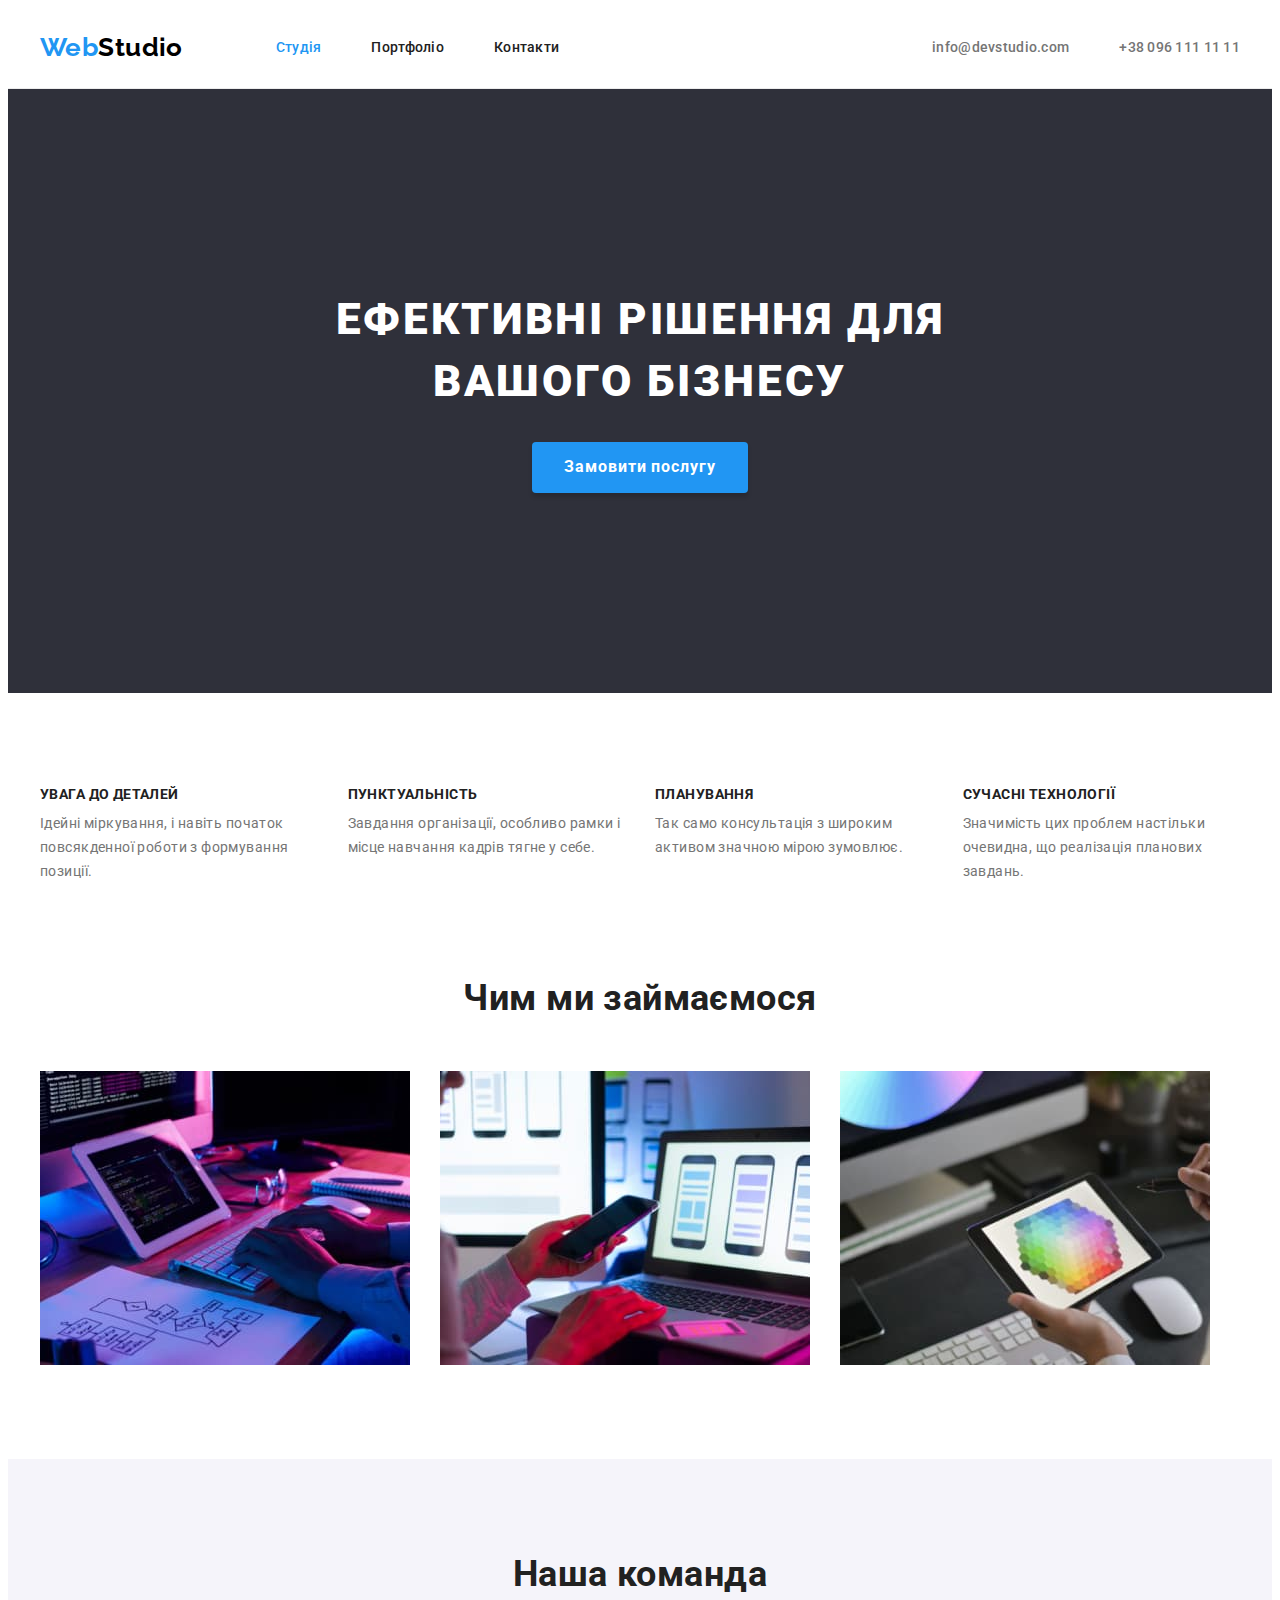
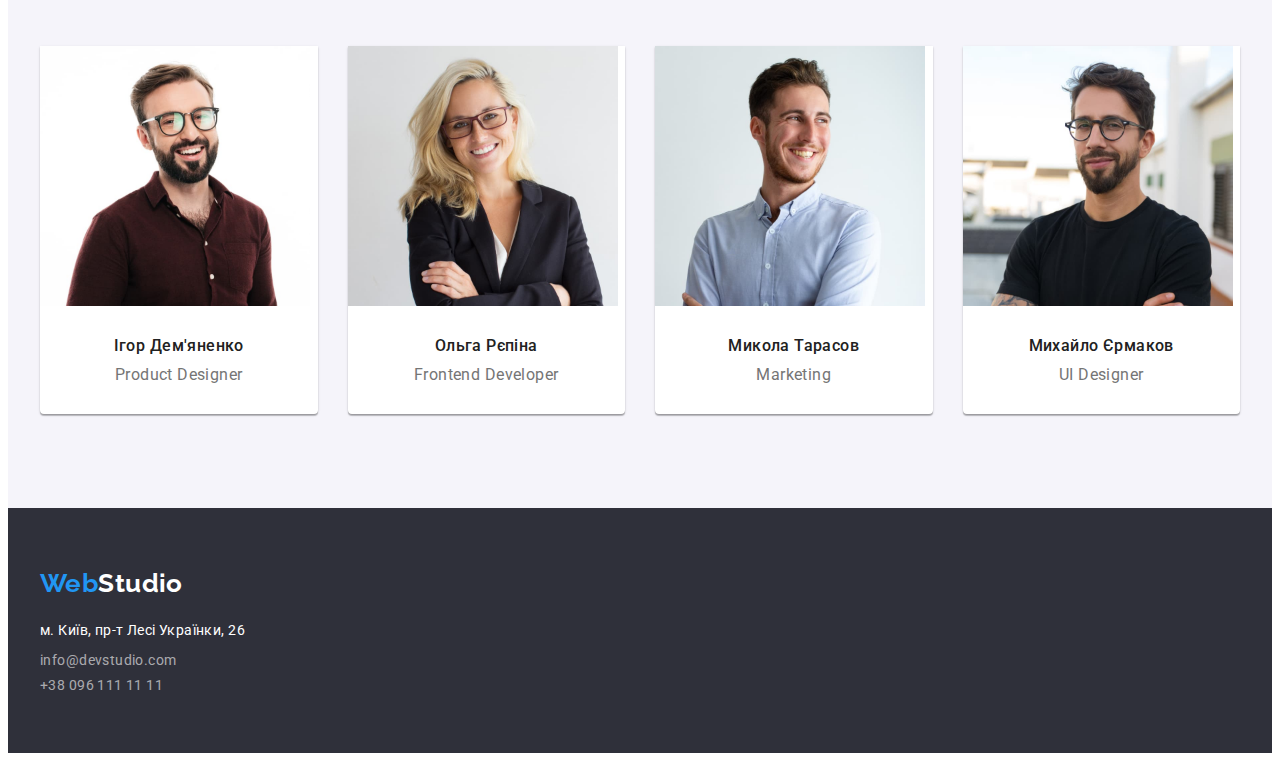
<file: index.html>
<!DOCTYPE html>
<html lang="uk">

<head>
	<meta charset="UTF-8" />
	<meta http-equiv="X-UA-Compatible" content="IE=edge" />
	<meta name="viewport" content="width=device-width, initial-scale=1.0" />
	<title>Студія</title>
	<link rel="preconnect" href="https://fonts.googleapis.com" />
	<link rel="preconnect" href="https://fonts.gstatic.com" crossorigin />
	<link href="https://fonts.googleapis.com/css2?family=Raleway:wght@700&family=Roboto:wght@400;500;700;900&display=swap"
		rel="stylesheet" />
	<link rel="stylesheet" href="https://cdnjs.cloudflare.com/ajax/libs/modern-normalize/1.1.0/modern-normalize.min.css"
		integrity="sha512-wpPYUAdjBVSE4KJnH1VR1HeZfpl1ub8YT/NKx4PuQ5NmX2tKuGu6U/JRp5y+Y8XG2tV+wKQpNHVUX03MfMFn9Q=="
		crossorigin="anonymous" referrerpolicy="no-referrer" />
	<link rel="stylesheet" href="./css/styles.css" />
</head>

<body>
	<header class="header">
		<div class="container nav">
			<a class="logo" href="./index.html">Web<span class="logo-style">Studio</span></a>
			<nav class="header-nav">
				<ul class="site-nav list">
					<li class="site-nav item"><a class="link current" href="./index.html">Студія</a></li>
					<li class="site-nav item"><a class="link" href="./portfolio.html">Портфоліо</a></li>
					<li class="site-nav item"><a class="link" href="#">Контакти</a></li>
				</ul>
			</nav>

			<ul class="contacts-nav list">
				<li class="contacts-nav item">
					<a class="link" href="mailto:info@devstudio.com">info@devstudio.com</a>
				</li>
				<li class="contacts-nav item">
					<a class="link" href="tel:+380961111111">+38 096 111 11 11</a>
				</li>
			</ul>
		</div>
	</header>

	<main>
		<section class="hero section">
			<div class="container">
				<h1 class="hero-title">Ефективні рішення для вашого бізнесу</h1>
				<button class="hero-btn" type="button">Замовити послугу</button>
			</div>
		</section>

		<section class="features section">
			<div class="features container">
				<h2 class="features-title visually-hidden">Особливості</h2>
				<ul class="features-list list">
					<li class="features-item">
						<h3 class="features-subtitle">Увага до деталей</h3>
						<p class="features-descr">
							Ідейні міркування, i навіть початок повсякденної роботи з формування позиції.
						</p>
					</li>

					<li class="features-item">
						<h3 class="features-subtitle">Пунктуальність</h3>
						<p class="features-descr">
							Завдання організації, особливо рамки i місце навчання кадрів тягне у себе.
						</p>
					</li>

					<li class="features-item">
						<h3 class="features-subtitle">Планування</h3>
						<p class="features-descr">
							Так само консультація з широким активом значною мірою зумовлює.
						</p>
					</li>

					<li class="features-item">
						<h3 class="features-subtitle">Сучасні технології</h3>
						<p class="features-descr">
							Значимість цих проблем настільки очевидна, що реалізація планових завдань.
						</p>
					</li>
				</ul>
			</div>
		</section>

		<section class="works section">
			<div class="container">
				<h2 class="works-title">Чим ми займаємося</h2>
				<ul class="works-list list">
					<li class="works-item">
						<img src="./images/img2.jpg" alt="кодування" width="370" height="294" />
					</li>

					<li class="works-item">
						<img src="./images/img1.jpg" alt="розмітка" width="370" height="294" />
					</li>

					<li class="works-item">
						<img src="./images/img.jpg" alt="дизайн" width="370" height="294" />
					</li>
				</ul>
			</div>
		</section>

		<section class="team section">
			<div class="container">
				<h2 class="team-title">Наша команда</h2>
				<ul class="team-list list">
					<li class="team-item">
						<img src="./images/demyanenko.jpg" alt="Ігор Дем'яненко" width="270" height="260" />
						<div class="member-content">
							<h3 class="team-subtitle">Ігор Дем'яненко</h3>
							<p class="team-descr" lang="en">Product Designer</p>
						</div>
					</li>

					<li class="team-item">
						<img src="./images/ryepina.jpg" alt="Ольга Рєпіна" width="270" height="260" />
						<div class="member-content">
							<h3 class="team-subtitle">Ольга Рєпіна</h3>
							<p class="team-descr" lang="en">Frontend Developer</p>
						</div>
					</li>

					<li class="team-item">
						<img src="./images/tarasov.jpg" alt="Микола Тарасов" width="270" height="260" />
						<div class="member-content">
							<h3 class="team-subtitle">Микола Тарасов</h3>
							<p class="team-descr" lang="en">Marketing</p>
						</div>
					</li>

					<li class="team-item">
						<img src="./images/yermakov.jpg" alt="Михайло Єрмаков" width="270" height="260" />
						<div class="member-content">
							<h3 class="team-subtitle">Михайло Єрмаков</h3>
							<p class="team-descr" lang="en">UI Designer</p>
						</div>
					</li>
				</ul>
			</div>
		</section>
	</main>

	<footer class="footer">
		<div class="container">
			<a class="logo" href="./index.html">Web<span class="logo-style">Studio</span></a>

			<address class="address">
				<ul class="address-list list">
					<li class="address-item">
						<a class="map link" href="https://goo.gl/maps/QPhrkgnxsr3q7sDc9" target="_blank"
							rel="noopener noreferrer nofollow">м. Київ, пр-т Лесі Українки, 26</a>
					</li>
					<li class="address-item">
						<a class="link" href="mailto:info@devstudio.com">info@devstudio.com</a>
					</li>
					<li class="address-item">
						<a class="link" href="tel:+380961111111">+38 096 111 11 11</a>
					</li>
				</ul>
			</address>
		</div>
	</footer>
</body>

</html>
</file>
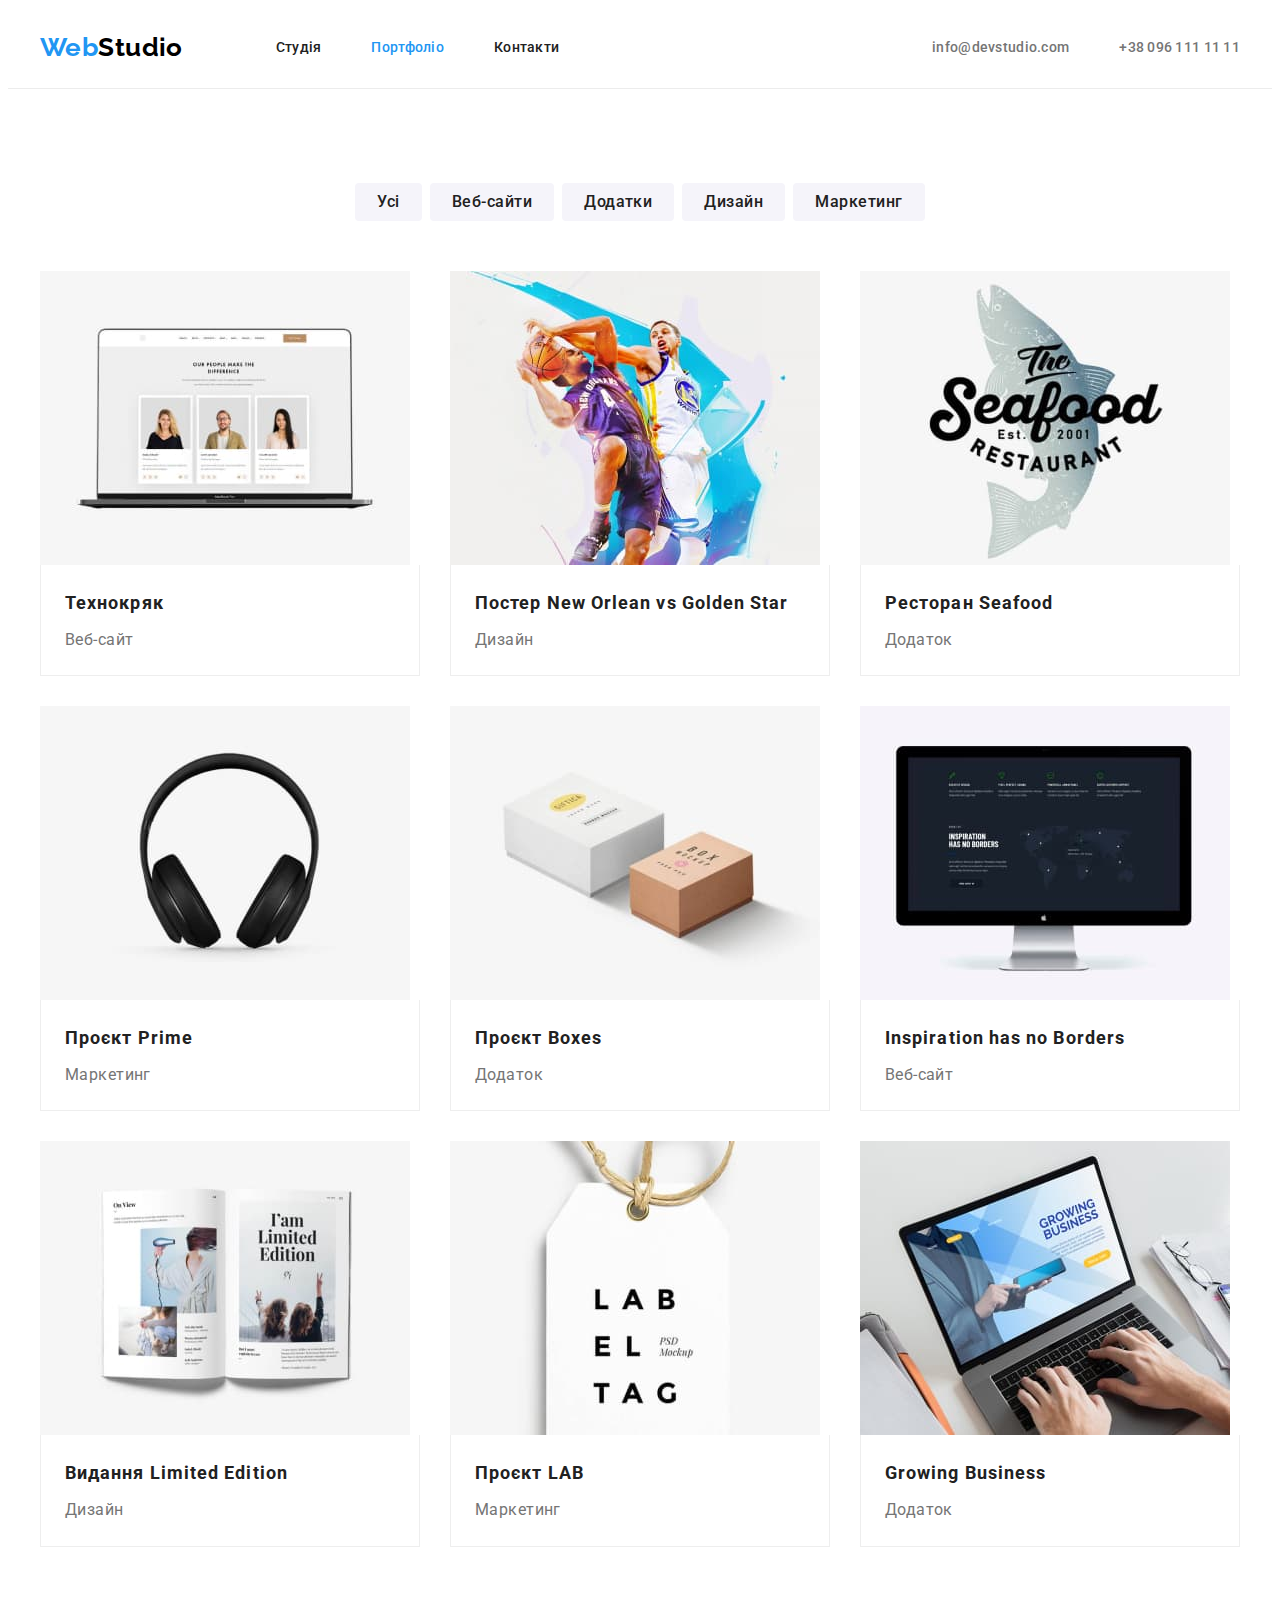
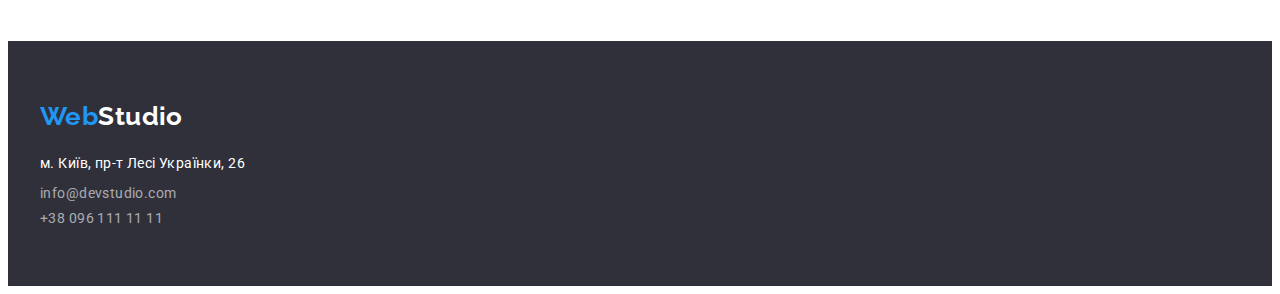
<file: portfolio.html>
<!DOCTYPE html>
<html lang="uk">

<head>
	<meta charset="UTF-8" />
	<meta http-equiv="X-UA-Compatible" content="IE=edge" />
	<meta name="viewport" content="width=device-width, initial-scale=1.0" />
	<title>Портфоліо</title>
	<link rel="preconnect" href="https://fonts.googleapis.com" />
	<link rel="preconnect" href="https://fonts.gstatic.com" crossorigin />
	<link href="https://fonts.googleapis.com/css2?family=Raleway:wght@700&family=Roboto:wght@400;500;700;900&display=swap"
		rel="stylesheet" />
	<link rel="stylesheet" href="https://cdnjs.cloudflare.com/ajax/libs/modern-normalize/1.1.0/modern-normalize.min.css"
		integrity="sha512-wpPYUAdjBVSE4KJnH1VR1HeZfpl1ub8YT/NKx4PuQ5NmX2tKuGu6U/JRp5y+Y8XG2tV+wKQpNHVUX03MfMFn9Q=="
		crossorigin="anonymous" referrerpolicy="no-referrer" />
	<link rel="stylesheet" href="./css/styles.css" />
</head>

<body>
	<header class="header">
		<div class="container nav">
			<a class="logo" href="./index.html">Web<span class="logo-style">Studio</span></a>
			<nav class="header-nav">
				<ul class="site-nav list">
					<li class="site-nav item"><a class="link" href="./index.html">Студія</a></li>
					<li class="site-nav item">
						<a class="link current" href="./portfolio.html">Портфоліо</a>
					</li>
					<li class="site-nav item"><a class="link" href="#">Контакти</a></li>
				</ul>
			</nav>

			<ul class="contacts-nav list">
				<li class="contacts-nav item">
					<a class="link" href="mailto:info@devstudio.com">info@devstudio.com</a>
				</li>
				<li class="contacts-nav item">
					<a class="link" href="tel:+380961111111">+38 096 111 11 11</a>
				</li>
			</ul>
		</div>
	</header>

	<main>
		<section class="filters section">
			<div class="container">
				<h1 class="filters visually-hidden">Портфоліо</h1>
				<ul class="filters-list list">
					<li class="filters-item"><button class="filters-btn" type="button">Усі</button></li>
					<li class="filters-item">
						<button class="filters-btn" type="button">Веб-сайти</button>
					</li>
					<li class="filters-item">
						<button class="filters-btn" type="button">Додатки</button>
					</li>
					<li class="filters-item">
						<button class="filters-btn" type="button">Дизайн</button>
					</li>
					<li class="filters-item">
						<button class="filters-btn" type="button">Маркетинг</button>
					</li>
				</ul>

				<ul class="projects-list list">
					<li class="projects-item">
						<img src="./images/technokryak.jpg" alt="веб-сайт проєкту технокряк" width="370" height="294" />
						<div class="item-content">
							<h2 class="projects-subtitle">Технокряк</h2>
							<p class="projects-descr">Веб-сайт</p>
						</div>
					</li>

					<li class="projects-item">
						<img src="./images/poster.jpg" alt="дизайн постеру нью орлеан" width="370" height="294" />
						<div class="item-content">
							<h2 class="projects-subtitle">
								Постер <span lang="en">New Orlean vs Golden Star</span>
							</h2>
							<p class="projects-descr">Дизайн</p>
						</div>
					</li>

					<li class="projects-item">
						<img src="./images/restaurant.jpg" alt="додаток ресторану сифуд" width="370" height="294" />
						<div class="item-content">
							<h2 class="projects-subtitle">Ресторан <span lang="en">Seafood</span></h2>
							<p class="projects-descr">Додаток</p>
						</div>
					</li>

					<li class="projects-item">
						<img src="./images/project-prime.jpg" alt="маркетинг проєкту прайм" width="370" height="294" />
						<div class="item-content">
							<h2 class="projects-subtitle">Проєкт <span lang="en">Prime</span></h2>
							<p class="projects-descr">Маркетинг</p>
						</div>
					</li>

					<li class="projects-item">
						<img src="./images/project-boxes.jpg" alt="маркетинг проєкту боксес" width="370" height="294" />
						<div class="item-content">
							<h2 class="projects-subtitle">Проєкт <span lang="en">Boxes</span></h2>
							<p class="projects-descr">Додаток</p>
						</div>
					</li>

					<li class="projects-item">
						<img src="./images/inspiration.jpg" alt="веб-сайт проекту инспирейшн" width="370" height="294" />
						<div class="item-content">
							<h2 class="projects-subtitle" lang="en">Inspiration has no Borders</h2>
							<p class="projects-descr">Веб-сайт</p>
						</div>
					</li>

					<li class="projects-item">
						<img src="./images/limited-edition.jpg" alt="дизайн видання лімітед едішн" width="370" height="294" />
						<div class="item-content">
							<h2 class="projects-subtitle">
								Видання <span lang="en">Limited Edition</span>
							</h2>
							<p class="projects-descr">Дизайн</p>
						</div>
					</li>

					<li class="projects-item">
						<img src="./images/lab.jpg" alt="маркетинг проєкту лаб" width="370" height="294" />
						<div class="item-content">
							<h2 class="projects-subtitle">Проєкт <span lang="en">LAB</span></h2>
							<p class="projects-descr">Маркетинг</p>
						</div>
					</li>

					<li class="projects-item">
						<img src="./images/growing-business.jpg" alt="додаток проєкту гровінг бізнесес" width="370" height="294" />
						<div class="item-content">
							<h2 class="projects-subtitle" lang="en">Growing Business</h2>
							<p class="projects-descr">Додаток</p>
						</div>
					</li>
				</ul>
			</div>
		</section>
	</main>

	<footer class="footer">
		<div class="container">
			<a class="logo" href="./index.html">Web<span class="logo-style">Studio</span></a>

			<address class="address">
				<ul class="address-list list">
					<li class="address-item">
						<a class="map link" href="https://goo.gl/maps/QPhrkgnxsr3q7sDc9" target="_blank"
							rel="noopener noreferrer nofollow">м. Київ, пр-т Лесі Українки, 26</a>
					</li>
					<li class="address-item">
						<a class="link" href="mailto:info@devstudio.com">info@devstudio.com</a>
					</li>
					<li class="address-item">
						<a class="link" href="tel:+380961111111">+38 096 111 11 11</a>
					</li>
				</ul>
			</address>
		</div>
	</footer>
</body>

</html>
</file>
<file: css/styles.css>
:root {
  --primary-color: #757575;
  --secondary-color: #212121;
  --thirdy-color: #ffffff;
  --accent-color: #2196f3;
  --dark-color: #2f303a;
  --light-color: #f5f4fa;
  --logo-color: #000000;
  --border-color: #eeeeee;
  --border-header-color: #ececec;
  --footer-address-color: rgba(255, 255, 255, 0.6);
  --primary-font-size: 14px;
  --secondary-font-size: 16px;
  --projects-list-gap: 30px;
  --project-items: 3;
  --features-items: 4;
}

body {
  background-color: var(--thirdy-color);
  color: var(--primary-color);
  font-family: 'Roboto', sans-serif;
  font-size: var(--primary-font-size);
  letter-spacing: 0.03em;
}

h1,
h2,
h3,
h4,
h5,
h6,
p {
  margin: 0;
}

img {
  display: block;
  max-width: 100%;
  height: auto;
}

address {
  font-style: normal;
}

button {
  display: block;
  cursor: pointer;
  border: none;
  border-radius: 4px;
}

.section {
  padding-top: 94px;
  padding-bottom: 94px;
}

.container {
  width: 1200px;
  padding: 0 15px;
  margin: 0 auto;
}

.list {
  padding-left: 0;
  margin: 0;
  list-style: none;
}

.link {
  text-decoration: none;
}

/* header */

.header {
  border-bottom: 1px solid var(--border-header-color);
}

.nav {
  display: flex;
  align-items: center;
}

.logo {
  text-decoration: none;
  color: var(--accent-color);
  font-family: 'Raleway', sans-serif;
  font-weight: 700;
  font-size: 26px;
  line-height: 1.2;
}

.logo-style {
  color: var(--logo-color);
}

.header-nav {
  margin-left: 93px;
}

.site-nav {
  display: flex;
}

.site-nav .item:not(:last-child) {
  margin-right: 50px;
}

.site-nav .link {
  display: block;
  padding-top: 32px;
  padding-bottom: 32px;
  color: var(--secondary-color);
  font-weight: 500;
  font-size: var(--primary-font-size);
  line-height: 1.14;
  letter-spacing: 0.02em;
}

.site-nav .link.current {
  color: var(--accent-color);
}

.contacts-nav {
  display: flex;
  margin-left: auto;
}

.contacts-nav .item:not(:last-child) {
  margin-right: 50px;
}

.contacts-nav .link {
  display: block;
  padding-top: 32px;
  padding-bottom: 32px;
  color: var(--primary-color);
  font-weight: 500;
  font-size: var(--primary-font-size);
  line-height: 1.1;
  letter-spacing: 0.02em;
}

.link:hover,
.link:focus {
  color: var(--accent-color);
}

/* hero section */

.hero {
  background-color: var(--dark-color);
  text-align: center;
  padding-top: 200px;
  padding-bottom: 200px;
}

.hero-title {
  color: var(--thirdy-color);
  font-weight: 900;
  font-size: 44px;
  line-height: 1.4;
  letter-spacing: 0.06em;
  text-transform: uppercase;
  width: 696px;
  margin-top: 0;
  margin-left: auto;
  margin-right: auto;
}

.hero-btn {
  font-family: inherit;
  color: var(--thirdy-color);
  background-color: var(--accent-color);
  font-weight: 700;
  font-size: var(--secondary-font-size);
  line-height: 1.9;
  letter-spacing: 0.06em;
  border-width: 0;
  box-shadow: 0px 4px 4px rgba(0, 0, 0, 0.15);
  padding: 10px 32px;
  text-align: center;
  margin-top: 30px;
  margin-left: auto;
  margin-right: auto;
}

/* features section */

.visually-hidden {
  position: absolute;
  white-space: nowrap;
  width: 1px;
  height: 1px;
  overflow: hidden;
  border: 0;
  padding: 0;
  clip: rect(0 0 0 0);
  clip-path: inset(50%);
  margin: -1px;
}

.features-list,
.works-list,
.team-list {
  display: flex;
  flex-wrap: wrap;
  margin-left: calc(-1 * var(--projects-list-gap));
}

.features-item {
  flex-basis: calc(100% / var(--features-items) - var(--projects-list-gap));
  margin-left: var(--projects-list-gap);
}

.features-subtitle {
  color: var(--secondary-color);
  font-weight: 700;
  font-size: var(--primary-font-size);
  line-height: 1.1;
  text-transform: uppercase;
}

.features-descr {
  font-size: var(--primary-font-size);
  line-height: 1.7;
  margin-top: 10px;
}

/* works and team sections */

.works {
  padding-top: 0;
}

.works-title,
.team-title {
  color: var(--secondary-color);
  font-weight: 700;
  font-size: 36px;
  line-height: 1.2;
  margin-bottom: 50px;
  text-align: center;
}

.works-item {
  flex-basis: calc(100% / var(--projects-items) - var(--projects-list-gap));
  margin-left: var(--projects-list-gap);
}

.team {
  background-color: var(--light-color);
}

.team-item {
  flex-basis: calc(100% / var(--features-items) - var(--projects-list-gap));
  margin-left: var(--projects-list-gap);
  background: #ffffff;
  box-shadow: 0px 1px 3px rgba(0, 0, 0, 0.12), 0px 1px 1px rgba(0, 0, 0, 0.14),
    0px 2px 1px rgba(0, 0, 0, 0.2);
  border-radius: 0px 0px 4px 4px;
}

.member-content {
  padding-top: 30px;
  padding-bottom: 30px;
}

.team-subtitle {
  color: var(--secondary-color);
  font-weight: 500;
  font-size: var(--secondary-font-size);
  line-height: 1.2;
  text-align: center;
}

.team-descr {
  font-size: var(--secondary-font-size);
  line-height: 1.2;
  text-align: center;
  margin-top: 10px;
}

/* footer  */

.footer {
  background-color: var(--dark-color);
  padding: 60px 0;
}

.footer .logo-style {
  color: var(--thirdy-color);
}

.address {
  margin-top: 20px;
}

.address-item:not(:first-child) {
  margin-top: 9px;
}

.address .link {
  color: var(--footer-address-color);
}

.address .map {
  text-decoration: none;
  color: var(--thirdy-color);
  font-size: var(--primary-font-size);
  line-height: 1.7;
}

.address .link:hover,
.address .link:focus {
  color: var(--accent-color);
}

/* portfolio */
/* filters section */

.filters-list {
  display: flex;
  justify-content: center;
  margin-bottom: 50px;
}

.filters-btn {
  background-color: var(--light-color);
  color: var(--secondary-color);
  font-family: inherit;
  font-weight: 500;
  font-size: var(--secondary-font-size);
  line-height: 1.6;
  letter-spacing: 0.03em;
  border-width: 0;
  border-radius: 4px;
  padding: 6px 22px;
  cursor: pointer;
}

.filters-btn:hover,
.filters-btn:focus {
  background-color: var(--accent-color);
  color: var(--thirdy-color);
}

.filters-item:not(:last-child) {
  margin-right: 8px;
}

.projects-list {
  display: flex;
  flex-wrap: wrap;
  margin-left: calc(-1 * var(--projects-list-gap));
  margin-top: calc(-1 * var(--projects-list-gap));
}

.projects-item {
  flex-basis: calc(100% / var(--project-items) - var(--projects-list-gap));
  margin-left: var(--projects-list-gap);
  margin-top: var(--projects-list-gap);
}

.item-content {
  padding: 20px 24px;
  border: 1px solid var(--border-color);
  border-top: none;
}

.projects-subtitle {
  color: var(--secondary-color);
  font-weight: 700;
  font-size: 18px;
  line-height: 2;
  letter-spacing: 0.06em;
}

.projects-descr {
  font-size: var(--secondary-font-size);
  line-height: 1.9;
  margin-top: 4px;
}
</file>
